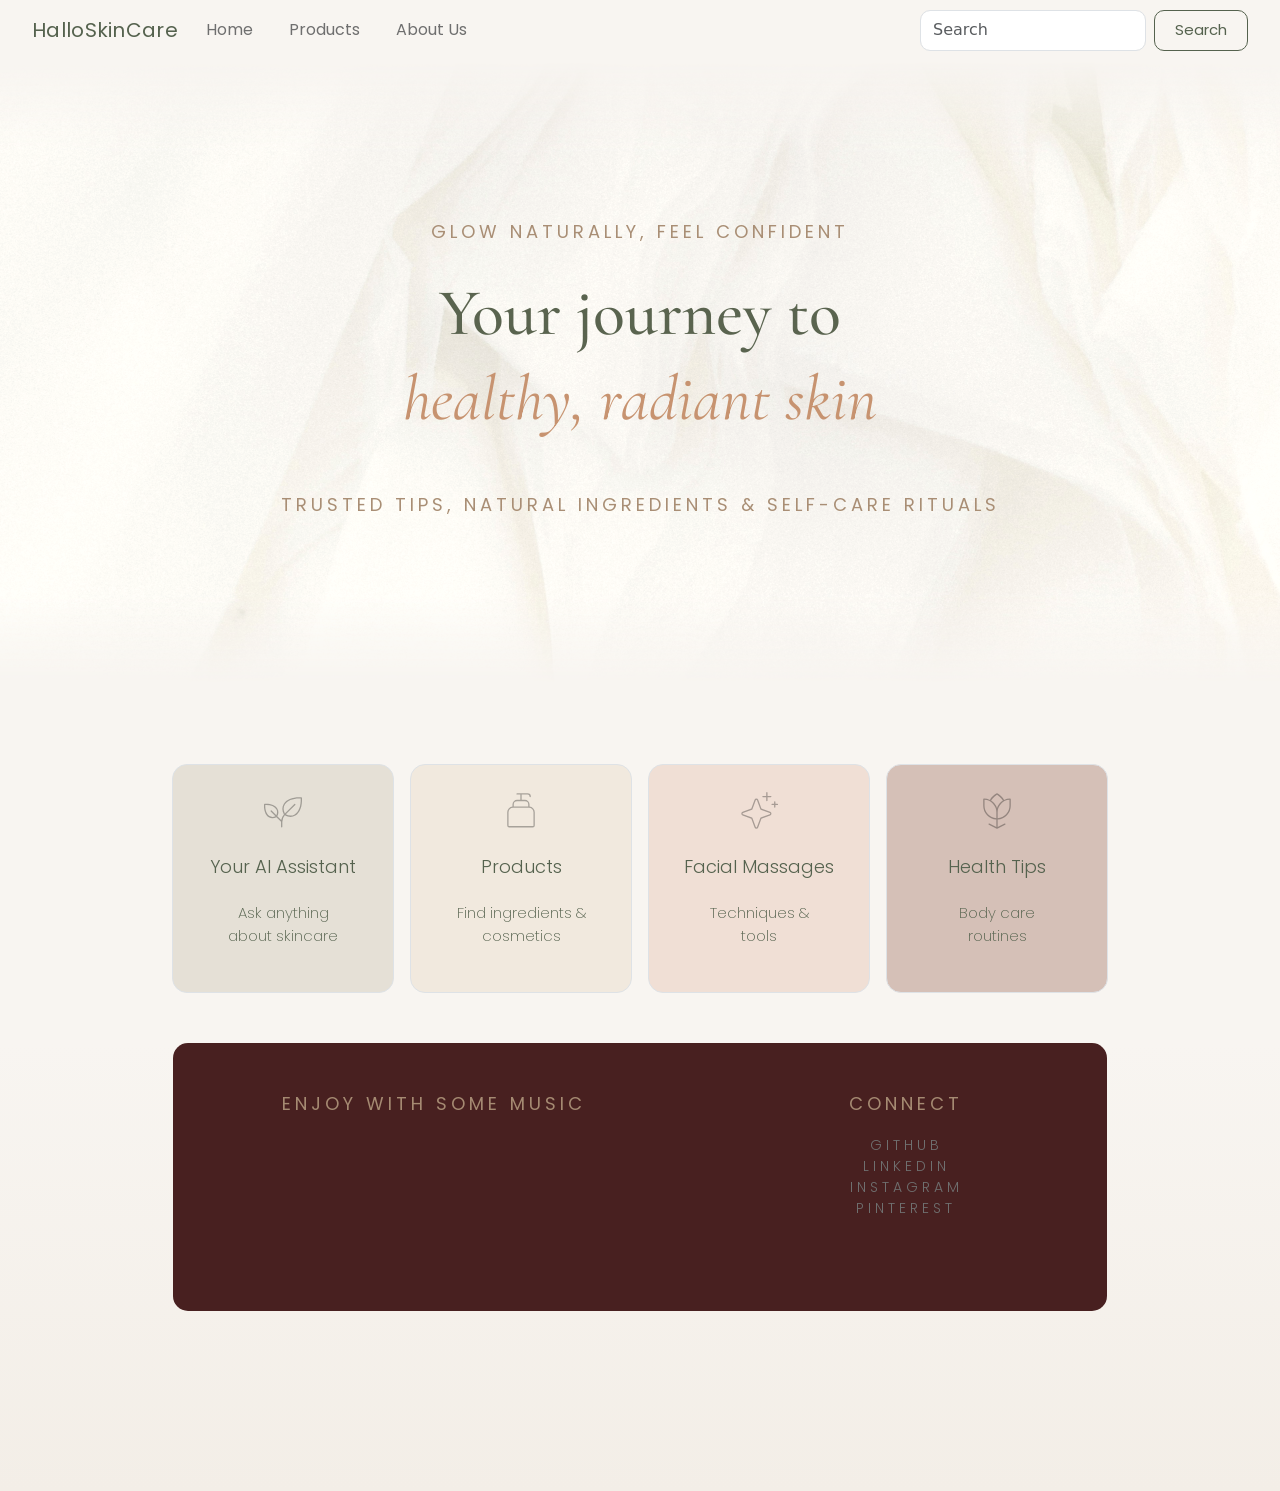
<file: index.html>
<!doctype html>
<html lang="en">
  <head>
    <meta charset="UTF-8" />
    <meta name="viewport" content="width=device-width, initial-scale=1.0" />
    <meta
      name="description"
      content="Discover SkinCare App, an AI-powered platform to analyze ingredients in cosmetics, explore skincare products, and learn effective skin care routines and facial massage techniques."
    />
    <title>SkinCare</title>
    <link
      href="https://cdn.jsdelivr.net/npm/bootstrap@5.3.8/dist/css/bootstrap.min.css"
      rel="stylesheet"
      integrity="sha384-sRIl4kxILFvY47J16cr9ZwB07vP4J8+LH7qKQnuqkuIAvNWLzeN8tE5YBujZqJLB"
      crossorigin="anonymous"
    />
    <script
      src="https://cdn.jsdelivr.net/npm/bootstrap@5.3.8/dist/js/bootstrap.bundle.min.js"
      integrity="sha384-FKyoEForCGlyvwx9Hj09JcYn3nv7wiPVlz7YYwJrWVcXK/BmnVDxM+D2scQbITxI"
      crossorigin="anonymous"
    ></script>
    <link href="src/styles.css" rel="stylesheet" type="text/css" />
    <link rel="preconnect" href="https://fonts.googleapis.com" />
    <link rel="preconnect" href="https://fonts.gstatic.com" crossorigin />
    <link
      href="https://fonts.googleapis.com/css2?family=Cormorant+Garamond:ital,wght@0,300..700;1,300..700&family=Judson:ital,wght@0,400;0,700;1,400&family=Playfair+Display:ital,wght@0,400..900;1,400..900&family=Quicksand&display=swap"
      rel="stylesheet"
    />
    <link rel="preconnect" href="https://fonts.googleapis.com" />
    <link rel="preconnect" href="https://fonts.gstatic.com" crossorigin />
    <link
      href="https://fonts.googleapis.com/css2?family=Cormorant+Garamond:ital,wght@0,300..700;1,300..700&family=Judson:ital,wght@0,400;0,700;1,400&family=Playfair+Display:ital,wght@0,400..900;1,400..900&family=Poppins:ital,wght@0,100;0,200;0,300;0,400;0,500;0,600;0,700;0,800;0,900;1,100;1,200;1,300;1,400;1,500;1,600;1,700;1,800;1,900&family=Quicksand&display=swap"
      rel="stylesheet"
    />
  </head>
  <body>
    <nav class="navbar navbar-expand-lg bg-body-tertiary navbar-custum">
      <div class="container-fluid">
        <a class="navbar-brand" href="#">HalloSkinCare </a>
        <button
          class="navbar-toggler"
          type="button"
          data-bs-toggle="collapse"
          data-bs-target="#navbarSupportedContent"
          aria-controls="navbarSupportedContent"
          aria-expanded="false"
          aria-label="Toggle navigation"
        >
          <span class="navbar-toggler-icon"></span>
        </button>
        <div class="collapse navbar-collapse" id="navbarSupportedContent">
          <ul class="navbar-nav me-auto mb-2 mb-lg-0">
            <li class="nav-item">
              <a class="nav-link active" aria-current="page" href="/">Home</a>
            </li>
            <li class="nav-item">
              <a class="nav-link" href="products.html">Products</a>
            </li>
            <li class="nav-item">
              <a class="nav-link" href="aboutus.html">About Us</a>
            </li>
          </ul>
          <form class="d-flex" role="search">
            <input
              class="form-control me-2"
              type="search"
              placeholder="Search"
              aria-label="Search"
            />
            <button class="btn btn-outline-success" type="submit">
              Search
            </button>
          </form>
        </div>
      </div>
    </nav>

    <header class="header-index">
      <h3>GLOW NATURALLY, FEEL CONFIDENT</h3>
      <br />
      <h1>Your journey to</h1>
      <h2>healthy, radiant skin</h2>
      <br />
      <br />
      <h3>Trusted tips, natural ingredients & self-care rituals</h3>
    </header>
    <div class="container w-75 margin-top-index">
      <!-- Linha 1 -->
      <div class="row g-3 mb-3">
        <div class="col-lg-3 col-md-6 col-12">
          <a href="ai.html" title="Your AI Assistant" class="card-box card-ai">
            <img src="src/images/plant.svg" alt="Plant icon" class="icon" />
            <h4>Your AI Assistant</h4>
            <p>Ask anything about skincare</p>
          </a>
        </div>

        <div class="col-lg-3 col-md-6 col-12">
          <a
            href="products.html"
            title="Products"
            class="card-box card-products"
          >
            <img src="src/images/soap.svg" alt="Soap icon" class="icon" />
            <h4>Products</h4>
            <p>Find ingredients & cosmetics</p>
          </a>
        </div>

        <div class="col-lg-3 col-md-6 col-12">
          <a
            href="massages.html"
            title="Facial Massages"
            class="card-box card-massages"
          >
            <img src="src/images/sparkle.svg" alt="Sparkle icon" class="icon" />
            <h4>Facial Massages</h4>
            <p>Techniques & tools</p>
          </a>
        </div>

        <div class="col-lg-3 col-md-6 col-12">
          <a
            href="health.html"
            title="Health Tips"
            class="card-box card-health"
          >
            <img src="src/images/flower.svg" alt="Flower icon" class="icon" />
            <h4>Health Tips</h4>
            <p>Body care routines</p>
          </a>
        </div>
      </div>
    </div>

    <footer>
      <div class="container-footer">
        <div class="spotify-embed">
          <h3>Enjoy with some music</h3>

          <iframe
            class="spotify-embed"
            style="border-radius: 20px"
            src="https://open.spotify.com/embed/playlist/37i9dQZF1DX4E3UdUs7fUx?utm_source=generator"
            width="100%"
            height="152"
            frameborder="0"
            allowfullscreen=""
            allow="
              autoplay;
              clipboard-write;
              encrypted-media;
              fullscreen;
              picture-in-picture;
            "
            loading="lazy"
          >
          </iframe>
        </div>

        <div class="social-box">
          <h3>Connect</h3>
          <ul>
            <li>
              <a href="#" target="_blank">GitHub</a>
            </li>
            <li>
              <a href="#" target="_blank">LinkedIn</a>
            </li>
            <li>
              <a href="#" target="_blank">Instagram</a>
            </li>
            <li>
              <a href="#" target="_blank">Pinterest</a>
            </li>
          </ul>
        </div>
      </div>
    </footer>
  </body>
</html>
</file>
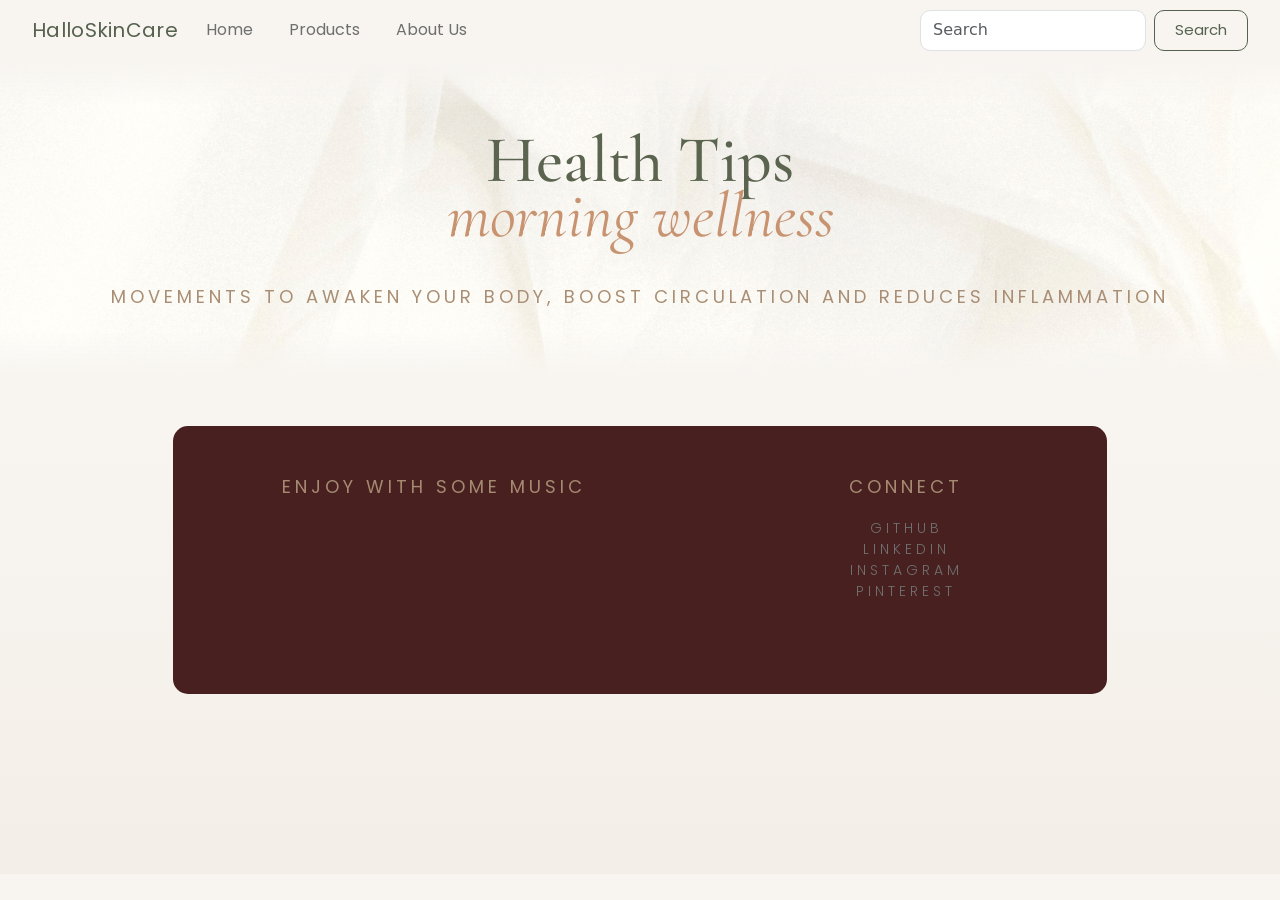
<file: ai.html>
<!doctype html>
<html lang="en">
  <head>
    <meta charset="UTF-8" />
    <meta name="viewport" content="width=device-width, initial-scale=1.0" />
    <meta
      name="description"
      content="Discover SkinCare App, an AI-powered platform to analyze ingredients in cosmetics, explore skincare products, and learn effective skin care routines and facial massage techniques."
    />
    <title>SkinCare</title>
    <link
      href="https://cdn.jsdelivr.net/npm/bootstrap@5.3.8/dist/css/bootstrap.min.css"
      rel="stylesheet"
      integrity="sha384-sRIl4kxILFvY47J16cr9ZwB07vP4J8+LH7qKQnuqkuIAvNWLzeN8tE5YBujZqJLB"
      crossorigin="anonymous"
    />
    <script
      src="https://cdn.jsdelivr.net/npm/bootstrap@5.3.8/dist/js/bootstrap.bundle.min.js"
      integrity="sha384-FKyoEForCGlyvwx9Hj09JcYn3nv7wiPVlz7YYwJrWVcXK/BmnVDxM+D2scQbITxI"
      crossorigin="anonymous"
    ></script>
    <link href="src/styles.css" rel="stylesheet" type="text/css" />
    <link rel="preconnect" href="https://fonts.googleapis.com" />
    <link rel="preconnect" href="https://fonts.gstatic.com" crossorigin />
    <link
      href="https://fonts.googleapis.com/css2?family=Cormorant+Garamond:ital,wght@0,300..700;1,300..700&family=Judson:ital,wght@0,400;0,700;1,400&family=Playfair+Display:ital,wght@0,400..900;1,400..900&family=Quicksand&display=swap"
      rel="stylesheet"
    />
    <link rel="preconnect" href="https://fonts.googleapis.com" />
    <link rel="preconnect" href="https://fonts.gstatic.com" crossorigin />
    <link
      href="https://fonts.googleapis.com/css2?family=Cormorant+Garamond:ital,wght@0,300..700;1,300..700&family=Judson:ital,wght@0,400;0,700;1,400&family=Playfair+Display:ital,wght@0,400..900;1,400..900&family=Poppins:ital,wght@0,100;0,200;0,300;0,400;0,500;0,600;0,700;0,800;0,900;1,100;1,200;1,300;1,400;1,500;1,600;1,700;1,800;1,900&family=Quicksand&display=swap"
      rel="stylesheet"
    />
  </head>
  <body>
    <nav class="navbar navbar-expand-lg bg-body-tertiary navbar-custum">
      <div class="container-fluid">
        <a class="navbar-brand" href="#">HalloSkinCare </a>
        <button
          class="navbar-toggler"
          type="button"
          data-bs-toggle="collapse"
          data-bs-target="#navbarSupportedContent"
          aria-controls="navbarSupportedContent"
          aria-expanded="false"
          aria-label="Toggle navigation"
        >
          <span class="navbar-toggler-icon"></span>
        </button>
        <div class="collapse navbar-collapse" id="navbarSupportedContent">
          <ul class="navbar-nav me-auto mb-2 mb-lg-0">
            <li class="nav-item">
              <a class="nav-link active" aria-current="page" href="/">Home</a>
            </li>
            <li class="nav-item">
              <a class="nav-link" href="products.html">Products</a>
            </li>
            <li class="nav-item">
              <a class="nav-link" href="aboutus.html">About Us</a>
            </li>
          </ul>
          <form class="d-flex" role="search">
            <input
              class="form-control me-2"
              type="search"
              placeholder="Search"
              aria-label="Search"
            />
            <button class="btn btn-outline-success" type="submit">
              Search
            </button>
          </form>
        </div>
      </div>
    </nav>

    <header class="header-pages">
      <h1>Health Tips</h1>
      <h2>morning wellness</h2>
      <br />
      <h3>
        Movements to awaken your body, boost circulation and reduces
        inflammation
      </h3>
    </header>

    <footer>
      <div class="container-footer">
        <div class="spotify-embed">
          <h3>Enjoy with some music</h3>

          <iframe
            class="spotify-embed"
            style="border-radius: 20px"
            src="https://open.spotify.com/embed/playlist/37i9dQZF1DX4E3UdUs7fUx?utm_source=generator"
            width="100%"
            height="152"
            frameborder="0"
            allowfullscreen=""
            allow="
              autoplay;
              clipboard-write;
              encrypted-media;
              fullscreen;
              picture-in-picture;
            "
            loading="lazy"
          >
          </iframe>
        </div>

        <div class="social-box">
          <h3>Connect</h3>
          <ul>
            <li>
              <a href="#" target="_blank">GitHub</a>
            </li>
            <li>
              <a href="#" target="_blank">LinkedIn</a>
            </li>
            <li>
              <a href="#" target="_blank">Instagram</a>
            </li>
            <li>
              <a href="#" target="_blank">Pinterest</a>
            </li>
          </ul>
        </div>
      </div>
    </footer>
  </body>
</html>
</file>
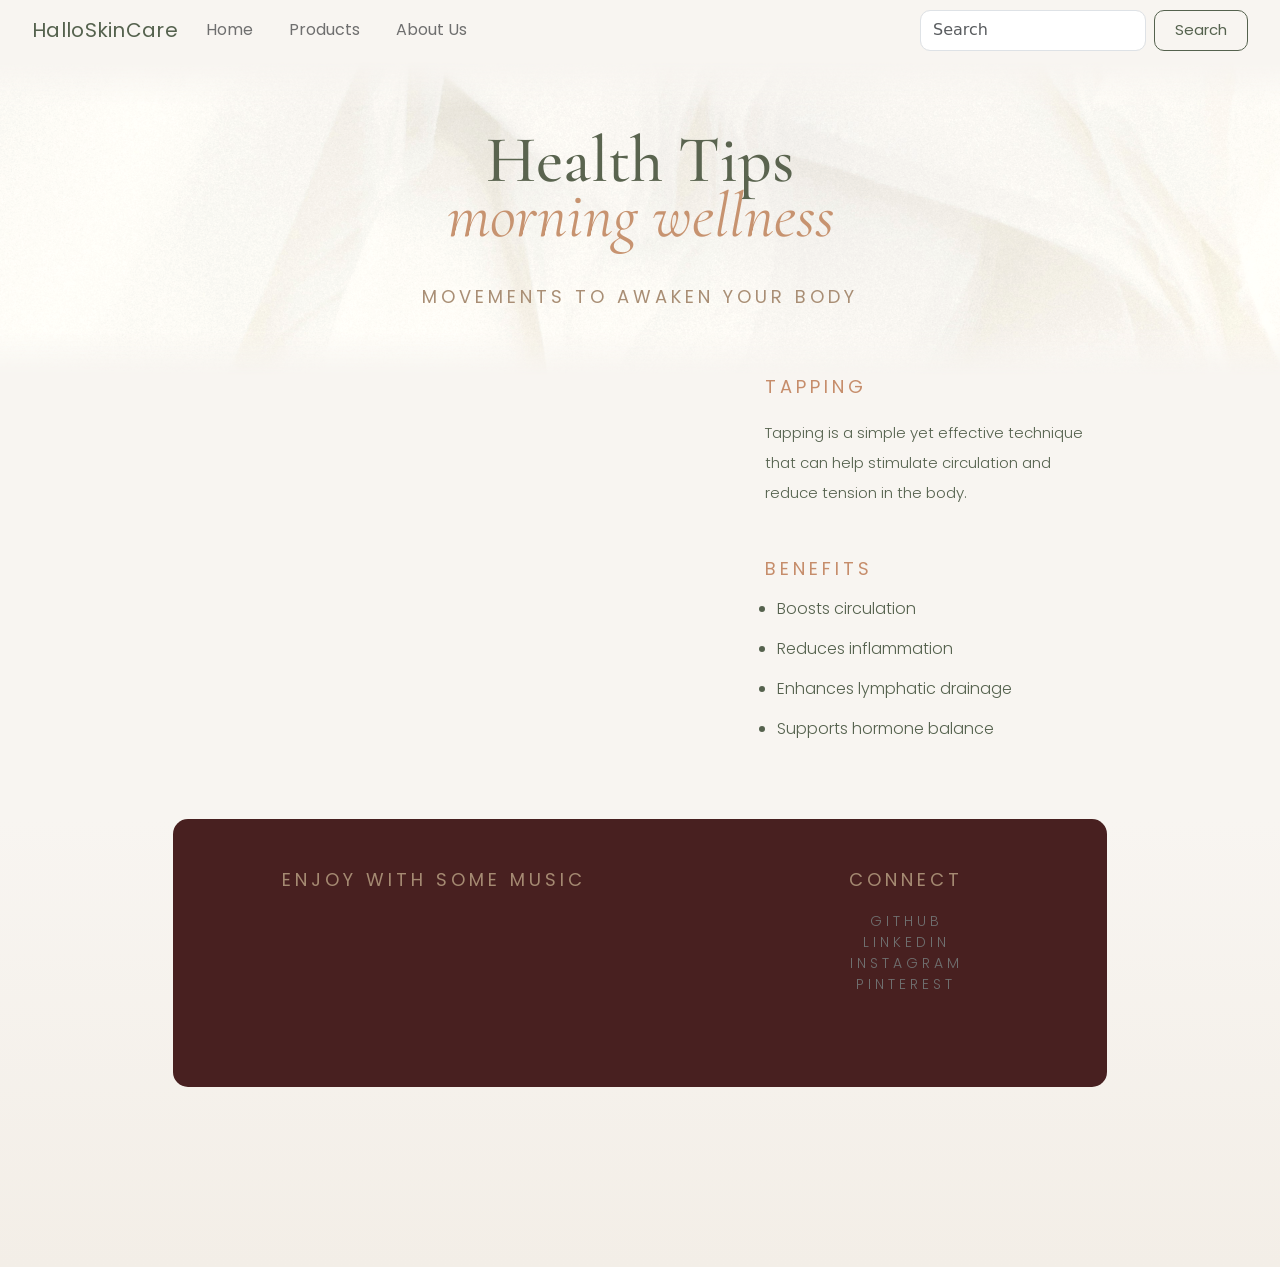
<file: health.html>
<!doctype html>
<html lang="en">
  <head>
    <meta charset="UTF-8" />
    <meta name="viewport" content="width=device-width, initial-scale=1.0" />
    <meta
      name="description"
      content="Discover SkinCare App, an AI-powered platform to analyze ingredients in cosmetics, explore skincare products, and learn effective skin care routines and facial massage techniques."
    />
    <title>SkinCare</title>
    <link
      href="https://cdn.jsdelivr.net/npm/bootstrap@5.3.8/dist/css/bootstrap.min.css"
      rel="stylesheet"
      integrity="sha384-sRIl4kxILFvY47J16cr9ZwB07vP4J8+LH7qKQnuqkuIAvNWLzeN8tE5YBujZqJLB"
      crossorigin="anonymous"
    />
    <script
      src="https://cdn.jsdelivr.net/npm/bootstrap@5.3.8/dist/js/bootstrap.bundle.min.js"
      integrity="sha384-FKyoEForCGlyvwx9Hj09JcYn3nv7wiPVlz7YYwJrWVcXK/BmnVDxM+D2scQbITxI"
      crossorigin="anonymous"
    ></script>
    <link href="src/styles.css" rel="stylesheet" type="text/css" />
    <link rel="preconnect" href="https://fonts.googleapis.com" />
    <link rel="preconnect" href="https://fonts.gstatic.com" crossorigin />
    <link
      href="https://fonts.googleapis.com/css2?family=Cormorant+Garamond:ital,wght@0,300..700;1,300..700&family=Judson:ital,wght@0,400;0,700;1,400&family=Playfair+Display:ital,wght@0,400..900;1,400..900&family=Quicksand&display=swap"
      rel="stylesheet"
    />
    <link rel="preconnect" href="https://fonts.googleapis.com" />
    <link rel="preconnect" href="https://fonts.gstatic.com" crossorigin />
    <link
      href="https://fonts.googleapis.com/css2?family=Cormorant+Garamond:ital,wght@0,300..700;1,300..700&family=Judson:ital,wght@0,400;0,700;1,400&family=Playfair+Display:ital,wght@0,400..900;1,400..900&family=Poppins:ital,wght@0,100;0,200;0,300;0,400;0,500;0,600;0,700;0,800;0,900;1,100;1,200;1,300;1,400;1,500;1,600;1,700;1,800;1,900&family=Quicksand&display=swap"
      rel="stylesheet"
    />
  </head>
  <body>
    <nav class="navbar navbar-expand-lg bg-body-tertiary navbar-custum">
      <div class="container-fluid">
        <a class="navbar-brand" href="#">HalloSkinCare </a>
        <button
          class="navbar-toggler"
          type="button"
          data-bs-toggle="collapse"
          data-bs-target="#navbarSupportedContent"
          aria-controls="navbarSupportedContent"
          aria-expanded="false"
          aria-label="Toggle navigation"
        >
          <span class="navbar-toggler-icon"></span>
        </button>
        <div class="collapse navbar-collapse" id="navbarSupportedContent">
          <ul class="navbar-nav me-auto mb-2 mb-lg-0">
            <li class="nav-item">
              <a class="nav-link active" aria-current="page" href="/">Home</a>
            </li>
            <li class="nav-item">
              <a class="nav-link" href="products.html">Products</a>
            </li>
            <li class="nav-item">
              <a class="nav-link" href="aboutus.html">About Us</a>
            </li>
          </ul>
          <form class="d-flex" role="search">
            <input
              class="form-control me-2"
              type="search"
              placeholder="Search"
              aria-label="Search"
            />
            <button class="btn btn-outline-success" type="submit">
              Search
            </button>
          </form>
        </div>
      </div>
    </nav>

    <header class="header-pages">
      <h1>Health Tips</h1>
      <h2>morning wellness</h2>
      <br />
      <h3>Movements to awaken your body</h3>
    </header>
    <section class="health-grid">
      <div class="health-video">
        <iframe
          class="health-video"
          src="https://www.youtube.com/embed/eiA9QFngVFg?si=wESE15McI1AwVLdf"
          title="YouTube video player"
          frameborder="0"
          allow="
            accelerometer;
            autoplay;
            clipboard-write;
            encrypted-media;
            gyroscope;
            picture-in-picture;
            web-share;
          "
          referrerpolicy="strict-origin-when-cross-origin"
          allowfullscreen
        ></iframe>
      </div>
      <div class="grid-beneffits">
        <div class="beneffits-box">
          <h3>Tapping</h3>
          <p>
            Tapping is a simple yet effective technique that can help stimulate
            circulation and reduce tension in the body.
          </p>
          <h3>Benefits</h3>
          <ul>
            <li>Boosts circulation</li>
            <li>Reduces inflammation</li>
            <li>Enhances lymphatic drainage</li>
            <li>Supports hormone balance</li>
          </ul>
        </div>
      </div>
    </section>

    <footer>
      <div class="container-footer">
        <div class="spotify-embed">
          <h3>Enjoy with some music</h3>

          <iframe
            class="spotify-embed"
            style="border-radius: 20px"
            src="https://open.spotify.com/embed/playlist/37i9dQZF1DX4E3UdUs7fUx?utm_source=generator"
            width="100%"
            height="152"
            frameborder="0"
            allowfullscreen=""
            allow="
              autoplay;
              clipboard-write;
              encrypted-media;
              fullscreen;
              picture-in-picture;
            "
            loading="lazy"
          >
          </iframe>
        </div>

        <div class="social-box">
          <h3>Connect</h3>
          <ul>
            <li>
              <a href="#" target="_blank">GitHub</a>
            </li>
            <li>
              <a href="#" target="_blank">LinkedIn</a>
            </li>
            <li>
              <a href="#" target="_blank">Instagram</a>
            </li>
            <li>
              <a href="#" target="_blank">Pinterest</a>
            </li>
          </ul>
        </div>
      </div>
    </footer>
  </body>
</html>
</file>
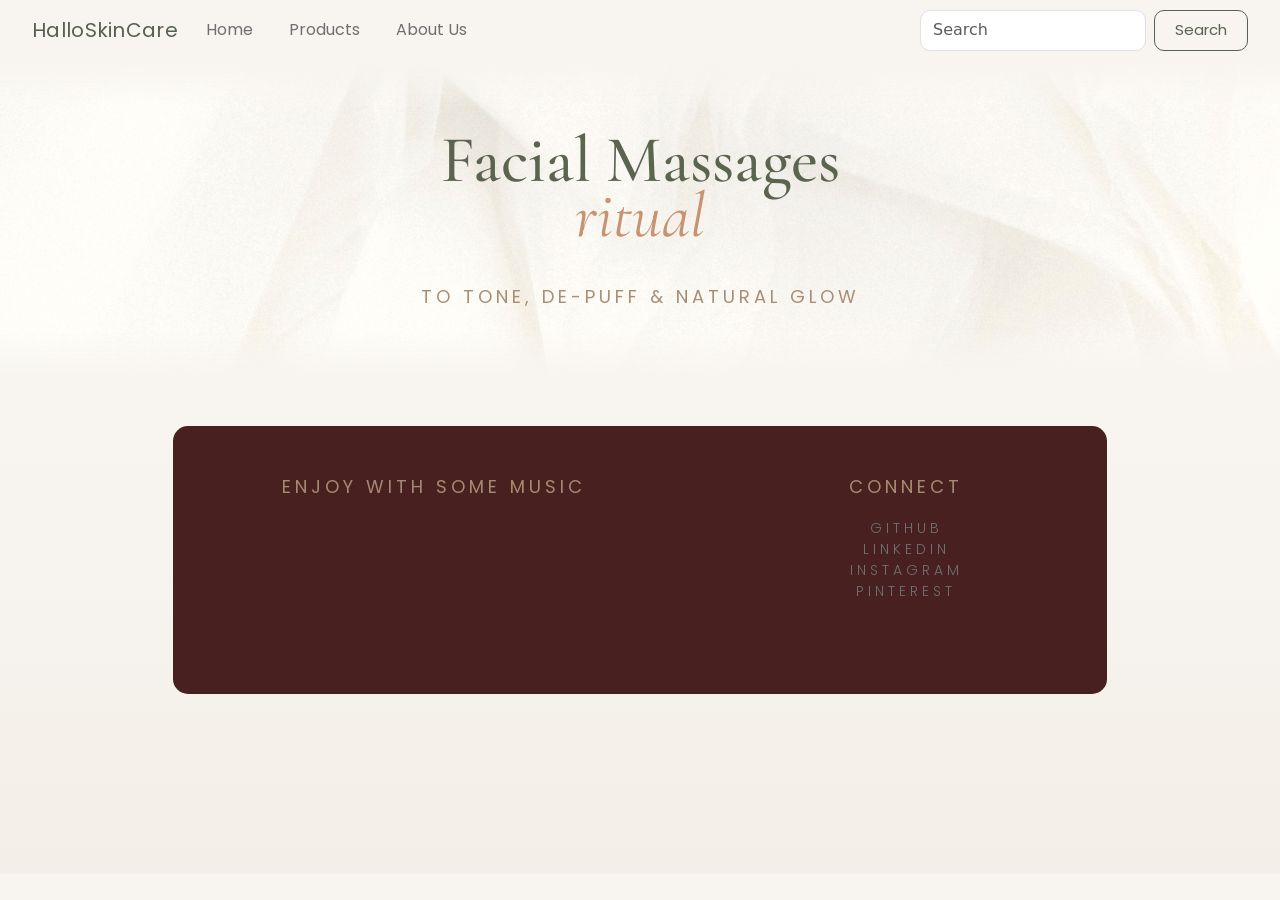
<file: massages.html>
<!doctype html>
<html lang="en">
  <head>
    <meta charset="UTF-8" />
    <meta name="viewport" content="width=device-width, initial-scale=1.0" />
    <meta
      name="description"
      content="Discover SkinCare App, an AI-powered platform to analyze ingredients in cosmetics, explore skincare products, and learn effective skin care routines and facial massage techniques."
    />
    <title>SkinCare</title>
    <link
      href="https://cdn.jsdelivr.net/npm/bootstrap@5.3.8/dist/css/bootstrap.min.css"
      rel="stylesheet"
      integrity="sha384-sRIl4kxILFvY47J16cr9ZwB07vP4J8+LH7qKQnuqkuIAvNWLzeN8tE5YBujZqJLB"
      crossorigin="anonymous"
    />
    <script
      src="https://cdn.jsdelivr.net/npm/bootstrap@5.3.8/dist/js/bootstrap.bundle.min.js"
      integrity="sha384-FKyoEForCGlyvwx9Hj09JcYn3nv7wiPVlz7YYwJrWVcXK/BmnVDxM+D2scQbITxI"
      crossorigin="anonymous"
    ></script>
    <link href="src/styles.css" rel="stylesheet" type="text/css" />
    <link rel="preconnect" href="https://fonts.googleapis.com" />
    <link rel="preconnect" href="https://fonts.gstatic.com" crossorigin />
    <link
      href="https://fonts.googleapis.com/css2?family=Cormorant+Garamond:ital,wght@0,300..700;1,300..700&family=Judson:ital,wght@0,400;0,700;1,400&family=Playfair+Display:ital,wght@0,400..900;1,400..900&family=Quicksand&display=swap"
      rel="stylesheet"
    />
    <link rel="preconnect" href="https://fonts.googleapis.com" />
    <link rel="preconnect" href="https://fonts.gstatic.com" crossorigin />
    <link
      href="https://fonts.googleapis.com/css2?family=Cormorant+Garamond:ital,wght@0,300..700;1,300..700&family=Judson:ital,wght@0,400;0,700;1,400&family=Playfair+Display:ital,wght@0,400..900;1,400..900&family=Poppins:ital,wght@0,100;0,200;0,300;0,400;0,500;0,600;0,700;0,800;0,900;1,100;1,200;1,300;1,400;1,500;1,600;1,700;1,800;1,900&family=Quicksand&display=swap"
      rel="stylesheet"
    />
  </head>
  <body>
    <nav class="navbar navbar-expand-lg bg-body-tertiary navbar-custum">
      <div class="container-fluid">
        <a class="navbar-brand" href="#">HalloSkinCare </a>
        <button
          class="navbar-toggler"
          type="button"
          data-bs-toggle="collapse"
          data-bs-target="#navbarSupportedContent"
          aria-controls="navbarSupportedContent"
          aria-expanded="false"
          aria-label="Toggle navigation"
        >
          <span class="navbar-toggler-icon"></span>
        </button>
        <div class="collapse navbar-collapse" id="navbarSupportedContent">
          <ul class="navbar-nav me-auto mb-2 mb-lg-0">
            <li class="nav-item">
              <a class="nav-link active" aria-current="page" href="/">Home</a>
            </li>
            <li class="nav-item">
              <a class="nav-link" href="products.html">Products</a>
            </li>
            <li class="nav-item">
              <a class="nav-link" href="aboutus.html">About Us</a>
            </li>
          </ul>
          <form class="d-flex" role="search">
            <input
              class="form-control me-2"
              type="search"
              placeholder="Search"
              aria-label="Search"
            />
            <button class="btn btn-outline-success" type="submit">
              Search
            </button>
          </form>
        </div>
      </div>
    </nav>

    <header class="header-pages">
      <h1>Facial Massages</h1>
      <h2>ritual</h2>
      <br />
      <h3>to tone, de-puff & natural glow</h3>
    </header>

    <footer>
      <div class="container-footer">
        <div class="spotify-embed">
          <h3>Enjoy with some music</h3>

          <iframe
            class="spotify-embed"
            style="border-radius: 20px"
            src="https://open.spotify.com/embed/playlist/37i9dQZF1DX4E3UdUs7fUx?utm_source=generator"
            width="100%"
            height="152"
            frameborder="0"
            allowfullscreen=""
            allow="
              autoplay;
              clipboard-write;
              encrypted-media;
              fullscreen;
              picture-in-picture;
            "
            loading="lazy"
          >
          </iframe>
        </div>

        <div class="social-box">
          <h3>Connect</h3>
          <ul>
            <li>
              <a href="#" target="_blank">GitHub</a>
            </li>
            <li>
              <a href="#" target="_blank">LinkedIn</a>
            </li>
            <li>
              <a href="#" target="_blank">Instagram</a>
            </li>
            <li>
              <a href="#" target="_blank">Pinterest</a>
            </li>
          </ul>
        </div>
      </div>
    </footer>
  </body>
</html>
</file>
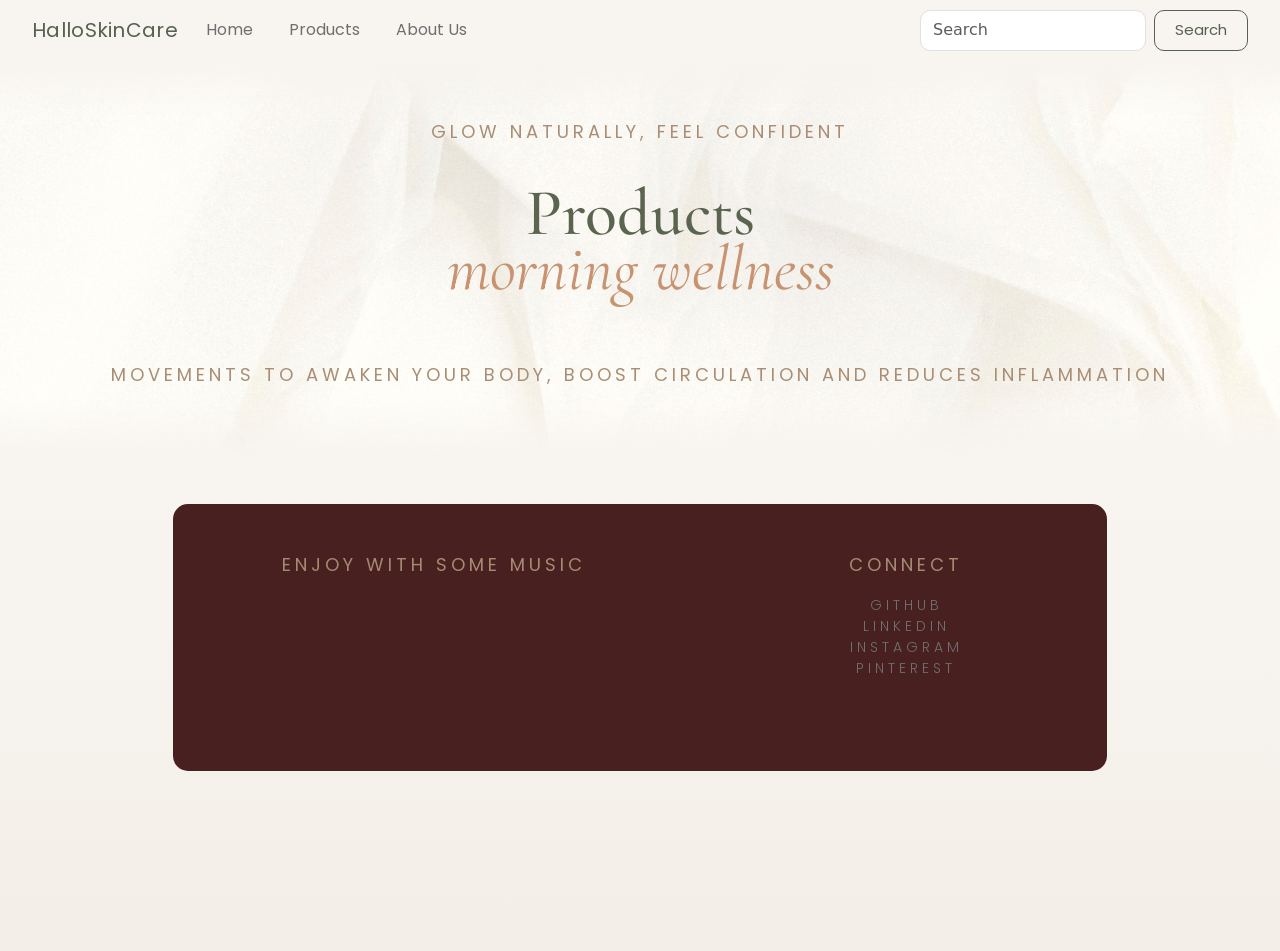
<file: products.html>
<!doctype html>
<html lang="en">
  <head>
    <meta charset="UTF-8" />
    <meta name="viewport" content="width=device-width, initial-scale=1.0" />
    <meta
      name="description"
      content="Discover SkinCare App, an AI-powered platform to analyze ingredients in cosmetics, explore skincare products, and learn effective skin care routines and facial massage techniques."
    />
    <title>SkinCare</title>
    <link
      href="https://cdn.jsdelivr.net/npm/bootstrap@5.3.8/dist/css/bootstrap.min.css"
      rel="stylesheet"
      integrity="sha384-sRIl4kxILFvY47J16cr9ZwB07vP4J8+LH7qKQnuqkuIAvNWLzeN8tE5YBujZqJLB"
      crossorigin="anonymous"
    />
    <script
      src="https://cdn.jsdelivr.net/npm/bootstrap@5.3.8/dist/js/bootstrap.bundle.min.js"
      integrity="sha384-FKyoEForCGlyvwx9Hj09JcYn3nv7wiPVlz7YYwJrWVcXK/BmnVDxM+D2scQbITxI"
      crossorigin="anonymous"
    ></script>
    <link href="src/styles.css" rel="stylesheet" type="text/css" />
    <link rel="preconnect" href="https://fonts.googleapis.com" />
    <link rel="preconnect" href="https://fonts.gstatic.com" crossorigin />
    <link
      href="https://fonts.googleapis.com/css2?family=Cormorant+Garamond:ital,wght@0,300..700;1,300..700&family=Judson:ital,wght@0,400;0,700;1,400&family=Playfair+Display:ital,wght@0,400..900;1,400..900&family=Quicksand&display=swap"
      rel="stylesheet"
    />
    <link rel="preconnect" href="https://fonts.googleapis.com" />
    <link rel="preconnect" href="https://fonts.gstatic.com" crossorigin />
    <link
      href="https://fonts.googleapis.com/css2?family=Cormorant+Garamond:ital,wght@0,300..700;1,300..700&family=Judson:ital,wght@0,400;0,700;1,400&family=Playfair+Display:ital,wght@0,400..900;1,400..900&family=Poppins:ital,wght@0,100;0,200;0,300;0,400;0,500;0,600;0,700;0,800;0,900;1,100;1,200;1,300;1,400;1,500;1,600;1,700;1,800;1,900&family=Quicksand&display=swap"
      rel="stylesheet"
    />
  </head>
  <body>
    <nav class="navbar navbar-expand-lg bg-body-tertiary navbar-custum">
      <div class="container-fluid">
        <a class="navbar-brand" href="#">HalloSkinCare </a>
        <button
          class="navbar-toggler"
          type="button"
          data-bs-toggle="collapse"
          data-bs-target="#navbarSupportedContent"
          aria-controls="navbarSupportedContent"
          aria-expanded="false"
          aria-label="Toggle navigation"
        >
          <span class="navbar-toggler-icon"></span>
        </button>
        <div class="collapse navbar-collapse" id="navbarSupportedContent">
          <ul class="navbar-nav me-auto mb-2 mb-lg-0">
            <li class="nav-item">
              <a class="nav-link active" aria-current="page" href="/">Home</a>
            </li>
            <li class="nav-item">
              <a class="nav-link" href="products.html">Products</a>
            </li>
            <li class="nav-item">
              <a class="nav-link" href="aboutus.html">About Us</a>
            </li>
          </ul>
          <form class="d-flex" role="search">
            <input
              class="form-control me-2"
              type="search"
              placeholder="Search"
              aria-label="Search"
            />
            <button class="btn btn-outline-success" type="submit">
              Search
            </button>
          </form>
        </div>
      </div>
    </nav>

    <header class="header-pages">
      <h3>GLOW NATURALLY, FEEL CONFIDENT</h3>
      <br />
      <h1>Products</h1>
      <h2>morning wellness</h2>
      <br />
      <br />
      <h3>
        Movements to awaken your body, boost circulation and reduces
        inflammation
      </h3>
    </header>

    <footer>
      <div class="container-footer">
        <div class="spotify-embed">
          <h3>Enjoy with some music</h3>

          <iframe
            class="spotify-embed"
            style="border-radius: 20px"
            src="https://open.spotify.com/embed/playlist/37i9dQZF1DX4E3UdUs7fUx?utm_source=generator"
            width="100%"
            height="152"
            frameborder="0"
            allowfullscreen=""
            allow="
              autoplay;
              clipboard-write;
              encrypted-media;
              fullscreen;
              picture-in-picture;
            "
            loading="lazy"
          >
          </iframe>
        </div>

        <div class="social-box">
          <h3>Connect</h3>
          <ul>
            <li>
              <a href="#" target="_blank">GitHub</a>
            </li>
            <li>
              <a href="#" target="_blank">LinkedIn</a>
            </li>
            <li>
              <a href="#" target="_blank">Instagram</a>
            </li>
            <li>
              <a href="#" target="_blank">Pinterest</a>
            </li>
          </ul>
        </div>
      </div>
    </footer>
  </body>
</html>
</file>
<file: src/styles.css>
body {
  background-color: #f8f5f1;
}

.header-index {
  background-image:
    linear-gradient(rgba(255, 255, 255, 0.15), rgba(255, 255, 255, 0.15)),
    url("../src/images/bg-white.jpg");
  filter: sepia(13%);
  background-size: cover;
  background-position: center;
  background-position: center 75%;
  padding: 160px 30px;
  -webkit-mask-image: linear-gradient(
    to bottom,
    rgba(0, 0, 0, 0) 0%,
    rgba(0, 0, 0, 1) 15%,
    rgba(0, 0, 0, 1) 85%,
    rgba(0, 0, 0, 0) 100%
  );

  mask-image: linear-gradient(
    to bottom,
    rgba(0, 0, 0, 0) 0%,
    rgba(0, 0, 0, 1) 15%,
    rgba(0, 0, 0, 1) 85%,
    rgba(0, 0, 0, 0) 100%
  );
}
.header-pages {
  background-image:
    linear-gradient(rgba(255, 255, 255, 0.15), rgba(255, 255, 255, 0.15)),
    url("../src/images/bg-white.jpg");
  filter: sepia(13%);
  background-size: cover;
  background-position: center;
  background-position: center 75%;
  padding: 60px 30px;
  -webkit-mask-image: linear-gradient(
    to bottom,
    rgba(0, 0, 0, 0) 0%,
    rgba(0, 0, 0, 1) 15%,
    rgba(0, 0, 0, 1) 85%,
    rgba(0, 0, 0, 0) 100%
  );

  mask-image: linear-gradient(
    to bottom,
    rgba(0, 0, 0, 0) 0%,
    rgba(0, 0, 0, 1) 15%,
    rgba(0, 0, 0, 1) 85%,
    rgba(0, 0, 0, 0) 100%
  );
}
.header-pages h2 {
  margin-top: -30px;
}
/* Navbar */
.navbar-custum {
  background-color: #f8f5f1 !important;
  padding: 10px 20px;
}
.navbar-brand {
  font-family: "Poppins", sans-serif;
  font-size: 20px;
  font-weight: 400;
  color: #55624e !important;
  letter-spacing: 0.3px;
  margin: 0 !important;
  padding: 0 !important;
  line-height: 1 !important;
}
.nav-link {
  font-family: "Poppins", sans-serif;
  color: #6f6f6f !important;
  margin-left: 20px;
  transition: 0.3s;
}
.nav-link:hover {
  color: #c68d6b !important;
}
.btn {
  font-family: "Poppins", sans-serif;
  font-size: 15px;
  border-color: #55624e;
  color: #55624e;
  padding: 8px 20px;
  border-radius: 10px;
  transition: background-color 0.3s ease;
}
.form-control {
  border-radius: 10px;
  color: #a58a72;
}

h1 {
  color: #55624e;
  text-align: center;
  font-family: "Cormorant Garamond", serif;
  font-weight: 500;
  font-size: 66px;
}
h2 {
  color: #c68d6b;
  text-align: center;
  font-family: "Cormorant Garamond", serif;
  font-style: italic;
  font-weight: 400;
  font-size: 64px;
}
h3 {
  color: #a58a72;
  text-align: center;
  font-family: "Poppins", sans-serif;
  font-size: 14px;
  font-weight: 400;
  letter-spacing: 4px;
  font-size: 18px;
  text-transform: uppercase;
}
h4 {
  color: #55624e;
  text-align: center;
  font-family: "Poppins", sans-serif;
  font-weight: 300;
  line-height: 1.7;
  font-size: 18px;
}
p {
  color: #55624e;
  font-family: "Poppins", sans-serif;
  font-weight: 200;
  font-size: 15px;
  line-height: 1.5;
  margin: 20px;
  text-align: center;
}
/*Card styles just in index page*/
.card-box {
  display: block;
  padding: 25px;
  border-radius: 15px;
  text-decoration: none;
  color: black;
  transition: 0.2s ease;
  border: 1px solid #dee2e6;
  height: 100%;
  text-align: center;
}
.card-box:hover {
  transform: scale(1.02);
  box-shadow: 0 8px 20px rgba(0, 0, 0, 0.1);
}

/* color */
.card-ai {
  background-color: #e5e0d6;
}

.card-products {
  background-color: #f1e9de;
}

.card-massages {
  background-color: #f0dfd5;
}

.card-health {
  background-color: #d5c0b7;
}

.margin-top-index {
  margin-top: 80px;
}

.icon {
  width: 42px;
  height: 42px;
  margin-bottom: 20px;
  opacity: 0.3;
}
.health-grid {
  display: grid;
  grid-template-columns: 1.5fr 1fr;
  width: 73%;
  margin: 0 auto;
  gap: 30px;
}
.health-video iframe {
  border-radius: 15px;
  width: 100%;
}
.health-grid ul {
  margin: 20px 0;
  font-family: "Poppins", sans-serif;
  color: #55624e;
  margin-top: 10px;
  line-height: 2.5;
  font-weight: 300;
}
.health-grid p {
  text-align: left;
  margin-bottom: 50px;
  line-height: 2;
  font-weight: 300;
}
.health-grid h3 {
  font-family: "Poppins", sans-serif;
  color: #c68d6b;
  text-transform: uppercase;
  letter-spacing: 4px;
  margin-left: 20px;
  text-align: left;
}
.health-video {
  display: flex;
  justify-content: center;
  border-radius: 15px;
  height: auto;
}
footer {
  background-color: #f8f5f1;
  text-align: center;
  font-family: "Poppins", sans-serif;
  color: #6f6f6f;
  font-size: 14px;
  background: linear-gradient(to bottom, #f8f5f1, #f3eee7);
  padding-bottom: 120px;
}

footer a {
  color: #6f6f6f;
  text-decoration: none;
  font-weight: 500;
}
footer a:hover {
  color: #c68d6b;
}
footer ul {
  list-style: none;
  padding: 0;
  margin: 20px 0;
}

.container-footer {
  display: grid;
  grid-template-columns: 1.3fr 1fr;
  gap: 10px;
  width: 73%;
  align-items: center;
  align-items: start;
  background-color: #482020;
  border-radius: 15px;
  margin: 0 auto;
  margin-bottom: 60px;
  margin-top: 50px;
  padding-bottom: 10px;
  padding-top: 30px;
}
.spotify-embed {
  padding: 20px;
}
.social-box {
  font-family: "Poppins", sans-serif;
  text-transform: uppercase;
  letter-spacing: 4px;
  color: #b9896d;
  align-items: flex-start;
  padding: 20px;
}
.social-box a {
  text-decoration: none;
  font-weight: 300;
}
.social-box a:hover {
  color: #c68d6b;
}

@media screen and (max-width: 768px) {
  header {
    padding: 60px 20px;
  }
  h1 {
    font-size: 42px;
  }
  h2 {
    font-size: 42px;
  }
  h3 {
    font-size: 12px;
  }
  h4 {
    font-size: 16px;
  }
  .navbar-brand {
    font-size: 18px;
  }
  .card-box p {
    display: none;
  }
  .icon {
    width: 32px;
    height: 32px;
  }
  .container-footer {
    grid-template-columns: 1fr;
    width: 70%;
    padding-top: 30px;
  }
  .spotify-embed iframe {
    width: 100%;
    min-width: 0;
  }
  .social-box {
    align-items: center;
    text-align: center;
  }
  .container-footer {
    display: grid;
    grid-template-columns: 1fr !important;
    margin: auto !important;
    text-align: center;
  }

  .health-grid {
    grid-template-columns: 1fr;
  }
  .health-video iframe {
    width: 100%;
    height: 220px;
  }
  .health-grid p {
    text-align: center;
    margin-bottom: 50px;
    font-weight: 300;
    font-size: 15px;
  }

  .health-grid h3 {
    letter-spacing: 4px;
    font-size: 16px;
    text-align: center;
  }
  .health-grid ul {
    text-align: center;
    font-weight: 300;
    font-size: 15px;
    list-style: none;
    line-height: normal;
  }
}
</file>
